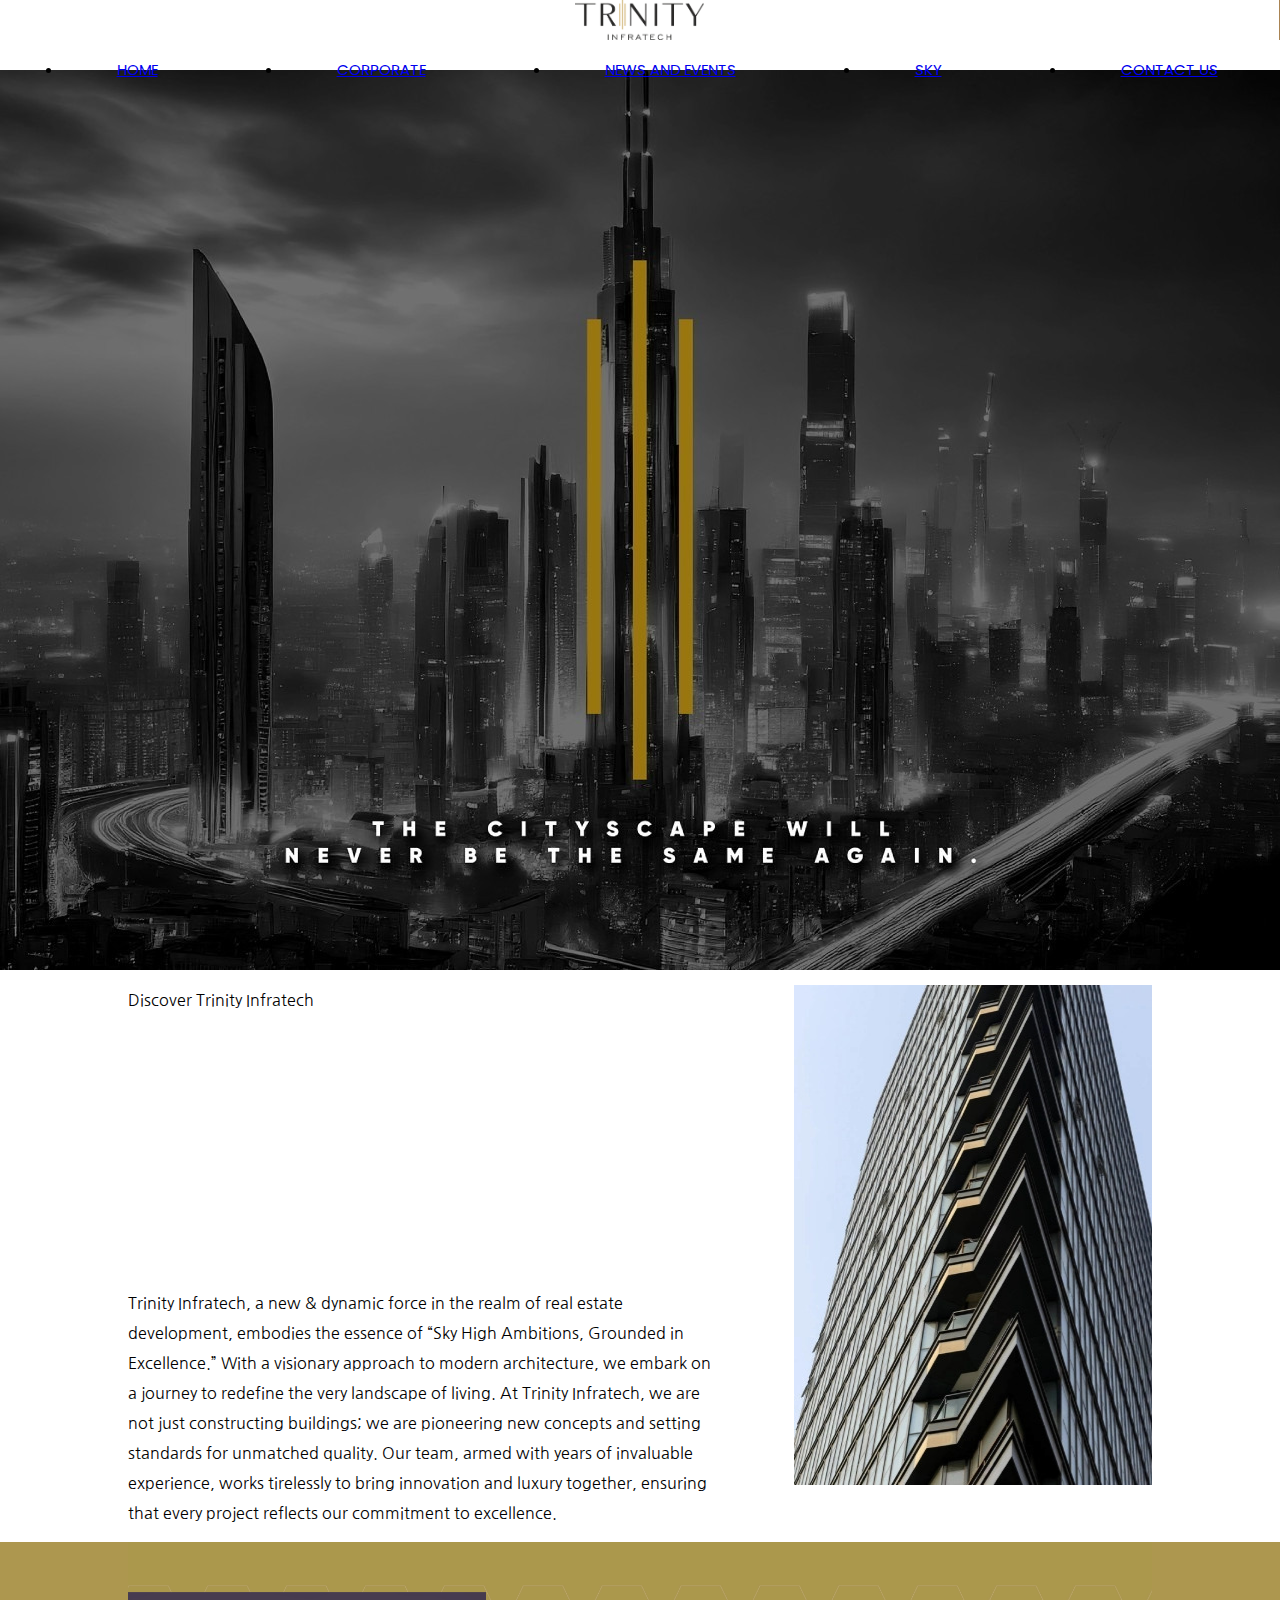
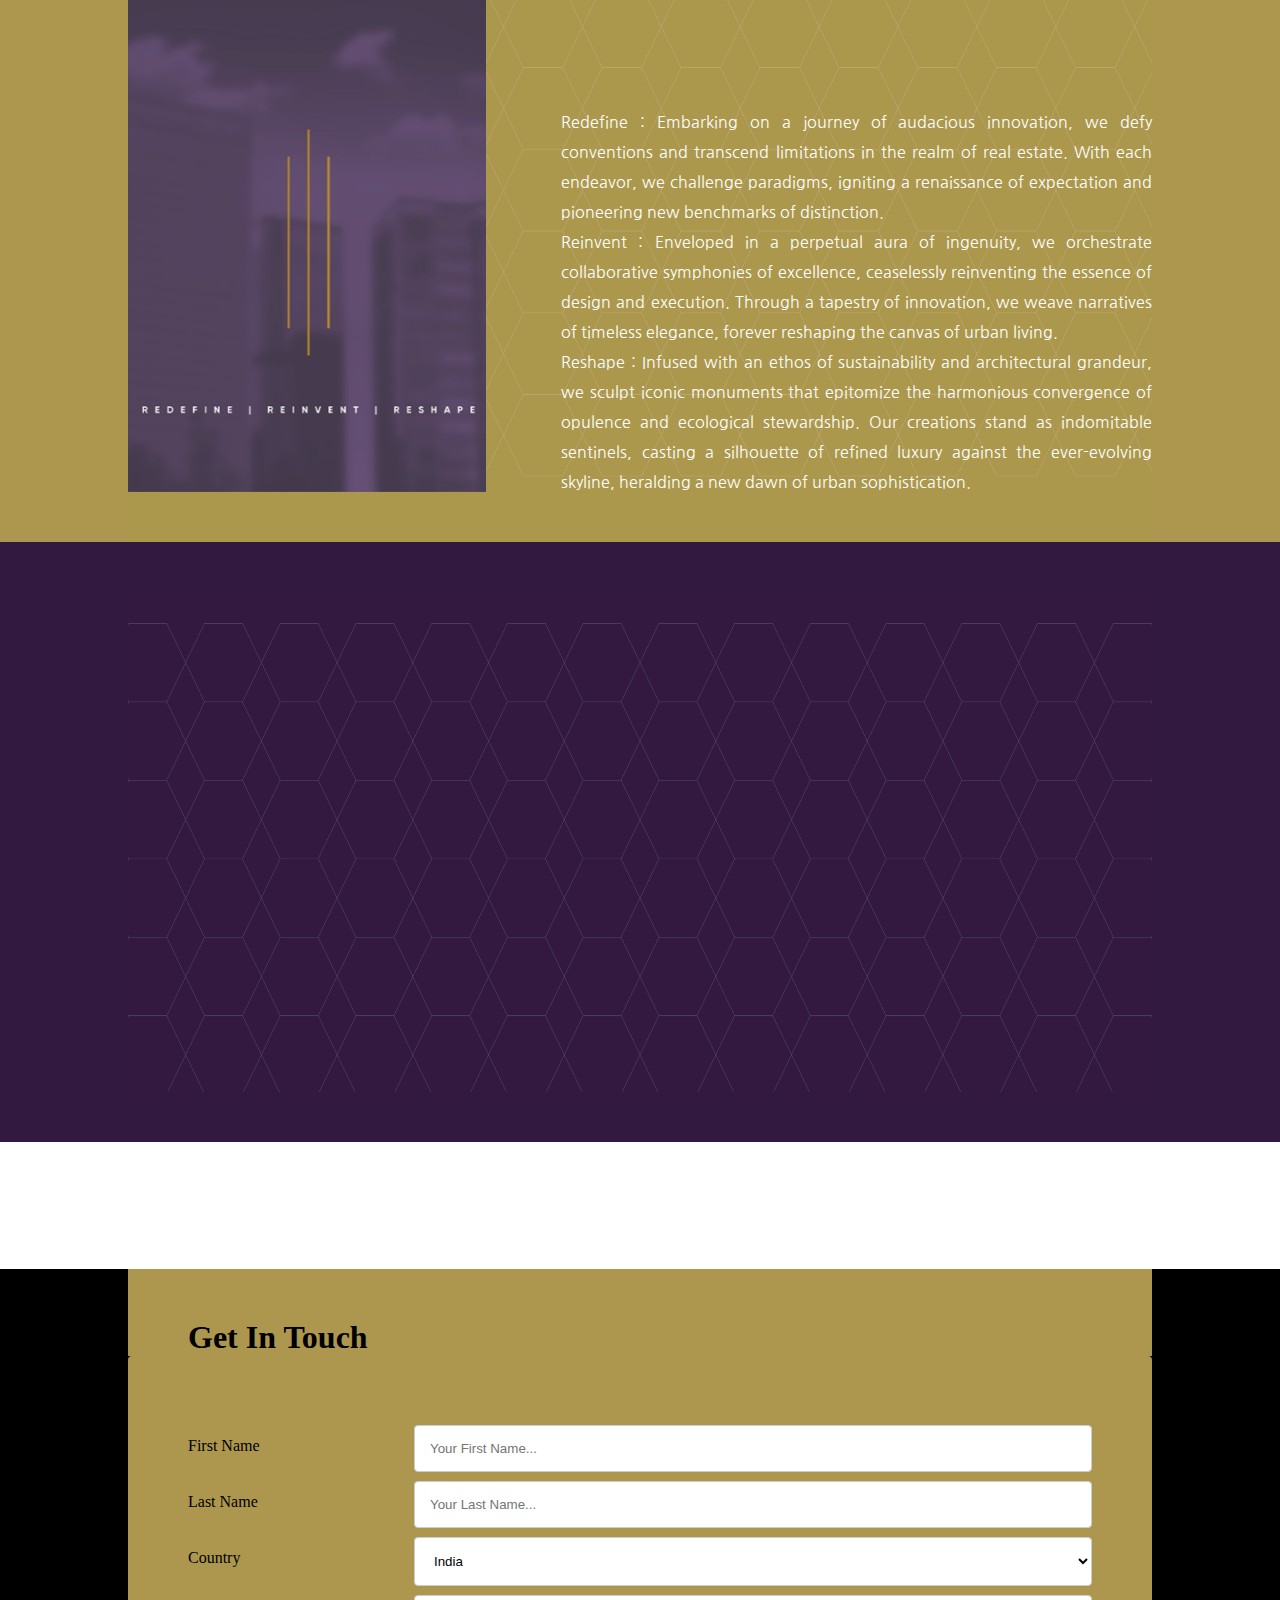
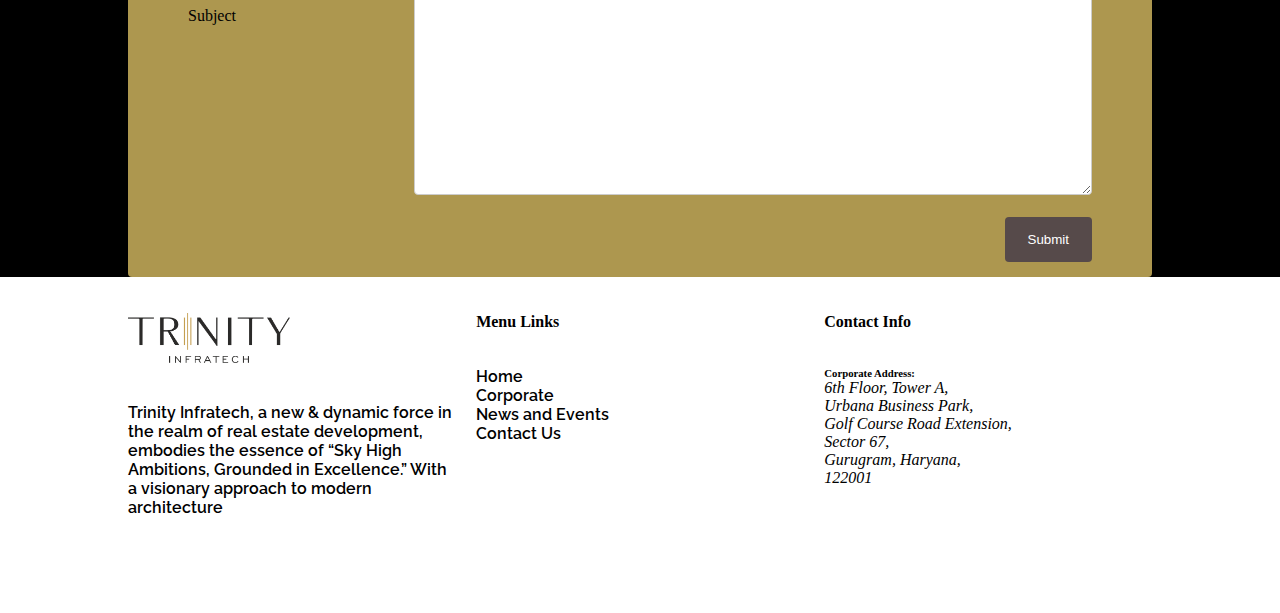
<file: Trinity/index.html>
<!DOCTYPE html>
<html lang="en">
  <head>
    <meta charset="UTF-8" />
    <meta name="viewport" content="width=device-width, initial-scale=1.0" />
    <title>Trinity Infratech</title>
    <link
      href="https://cdn.jsdelivr.net/npm/bootstrap@5.0.2/dist/css/bootstrap.min.css"
      rel="stylesheet"
      integrity="sha384-EVSTQN3/azprG1Anm3QDgpJLIm9Nao0Yz1ztcQTwFspd3yD65VohhpuuCOmLASjC"
      crossorigin="anonymous"
    />
    <link rel="stylesheet" href="style.css" />

    <link rel="preconnect" href="https://fonts.googleapis.com" />
    <link rel="preconnect" href="https://fonts.gstatic.com" crossorigin />
    <link
      href="https://fonts.googleapis.com/css2?family=Poppins:ital,wght@0,100;0,200;0,300;0,400;0,500;0,600;0,700;0,800;0,900;1,100;1,200;1,300;1,400;1,500;1,600;1,700;1,800;1,900&display=swap"
      rel="stylesheet"
    />

    <link rel="preconnect" href="https://fonts.googleapis.com" />
    <link rel="preconnect" href="https://fonts.gstatic.com" crossorigin />
    <link
      href="https://fonts.googleapis.com/css2?family=Marcellus&display=swap"
      rel="stylesheet"
    />

    <link rel="preconnect" href="https://fonts.googleapis.com" />
    <link rel="preconnect" href="https://fonts.gstatic.com" crossorigin />
    <link
      href="https://fonts.googleapis.com/css2?family=Noto+Serif+JP:wght@200..900&display=swap"
      rel="stylesheet"
    />

    <link rel="preconnect" href="https://fonts.googleapis.com" />
    <link rel="preconnect" href="https://fonts.gstatic.com" crossorigin />
    <link
      href="https://fonts.googleapis.com/css2?family=Nanum+Gothic&family=Noto+Serif+JP:wght@200..900&display=swap"
      rel="stylesheet"
    />
    <link
      rel="stylesheet"
      href="https://cdnjs.cloudflare.com/ajax/libs/OwlCarousel2/2.3.4/assets/owl.carousel.min.css"
      integrity="sha512-tS3S5qG0BlhnQROyJXvNjeEM4UpMXHrQfTGmbQ1gKmelCxlSEBUaxhRBj/EFTzpbP4RVSrpEikbmdJobCvhE3g=="
      crossorigin="anonymous"
      referrerpolicy="no-referrer"
    />
    <link
      rel="stylesheet"
      href="https://cdnjs.cloudflare.com/ajax/libs/OwlCarousel2/2.3.4/assets/owl.theme.default.min.css"
      integrity="sha512-sMXtMNL1zRzolHYKEujM2AqCLUR9F2C4/05cdbxjjLSRvMQIciEPCQZo++nk7go3BtSuK9kfa/s+a4f4i5pLkw=="
      crossorigin="anonymous"
      referrerpolicy="no-referrer"
    />

    <link rel="preconnect" href="https://fonts.googleapis.com" />
    <link rel="preconnect" href="https://fonts.gstatic.com" crossorigin />
    <link
      href="https://fonts.googleapis.com/css2?family=Raleway:ital,wght@0,100..900;1,100..900&display=swap"
      rel="stylesheet"
    />
    <!-- AOS -->
    <link href="https://unpkg.com/aos@2.3.1/dist/aos.css" rel="stylesheet" />
    <script src="https://unpkg.com/aos@2.3.1/dist/aos.js"></script>
  </head>
  <body>
    <nav class="navbar navbar-expand-lg navbar-light">
      <div class="container-fluid">
        <div class="logo">
          <img src="images/Trinitry-Logo-PNG-1.png" alt="" />
        </div>
        <button
          class="navbar-toggler"
          type="button"
          data-bs-toggle="collapse"
          data-bs-target="#navbarSupportedContent"
          aria-controls="navbarSupportedContent"
          aria-expanded="false"
          aria-label="Toggle navigation"
        >
          <span class="navbar-toggler-icon"></span>
        </button>
        <div class="collapse navbar-collapse" id="navbarSupportedContent">
          <ul class="navbar-nav me-auto mb-2 mb-lg-0 fs-5">
            <li class="nav-item">
              <a class="nav-link active" aria-current="page" href="#">HOME</a>
            </li>
            <li class="nav-item">
              <a class="nav-link" href="#">CORPORATE</a>
            </li>
            <li class="nav-item">
              <a class="nav-link" href="#">NEWS AND EVENTS</a>
            </li>
            <li class="nav-item">
              <a class="nav-link" href="#">SKY</a>
            </li>
            <li class="nav-item">
              <a class="nav-link" href="Calender.html">CONTACT US</a>
            </li>
          </ul>
        </div>
      </div>
    </nav>
    <div class="bg"></div>
    <br />
    <br />

    <div class="sky_high">
      <div class="sky_80">
        <div class="content">
          <p>Discover Trinity Infratech</p>
          <h1 data-aos="fade-right">
            Sky High Ambitions | Grounded In Excellence
          </h1>
          <br />
          <p>
            Trinity Infratech, a new & dynamic force in the realm of real estate
            development, embodies the essence of “Sky High Ambitions, Grounded
            in Excellence.” With a visionary approach to modern architecture, we
            embark on a journey to redefine the very landscape of living. At
            Trinity Infratech, we are not just constructing buildings; we are
            pioneering new concepts and setting standards for unmatched quality.
            Our team, armed with years of invaluable experience, works
            tirelessly to bring innovation and luxury together, ensuring that
            every project reflects our commitment to excellence.
          </p>
        </div>
        <br />
        <br />
        <br />
        <div class="image"></div>
      </div>
    </div>
    <br />
    <br />

    <div class="threePillars">
      <div class="Pillars80">
        <div class="pillarImg"></div>
        <br />
        <div class="pillarContent">
          <p data-aos="fade-left">The Trinity Of Transformation</p>
          <h1 data-aos="fade-left">Our Three Pillars</h1>

          <p>
            Redefine : Embarking on a journey of audacious innovation, we defy
            conventions and transcend limitations in the realm of real estate.
            With each endeavor, we challenge paradigms, igniting a renaissance
            of expectation and pioneering new benchmarks of distinction.
          </p>

          <p>
            Reinvent : Enveloped in a perpetual aura of ingenuity, we
            orchestrate collaborative symphonies of excellence, ceaselessly
            reinventing the essence of design and execution. Through a tapestry
            of innovation, we weave narratives of timeless elegance, forever
            reshaping the canvas of urban living.
          </p>

          <p>
            Reshape : Infused with an ethos of sustainability and architectural
            grandeur, we sculpt iconic monuments that epitomize the harmonious
            convergence of opulence and ecological stewardship. Our creations
            stand as indomitable sentinels, casting a silhouette of refined
            luxury against the ever-evolving skyline, heralding a new dawn of
            urban sophistication.
          </p>
          <br />
        </div>
      </div>
    </div>

    <div class="FAQs">
      <div class="FAQs80">
        <div class="contentA" data-aos="fade-right">
          <br />
          <br />
          <br />

          <h1>FAQs</h1>
          <br />
          <p>Got Any Questions For Us?</p>
          <br />
          <p>
            Explore Deals with Trinity Infratech: Discover why Trinity Infratech
            should be your top choice when it comes to exploring deals in both
            residential and commercial properties in Gurugram.
          </p>
        </div>
        <div class="contentB" data-aos="fade-left">
          <br />
          <br />
          <br />

          <h5>What Are Trinity Infratech’s Core Values ?</h5>
          <hr />
          <br />
          <h5>
            What Type Of Projects Is Trinity Infratech Currently Executing ?
          </h5>
          <hr />
          <br />

          <h5>
            What Sets Trinity Infratech Apart From Other Real Estate Companies
            In Gurugram?
          </h5>
          <hr />
          <br />

          <h5>
            Does The Company Rely On Self-Funding For Its Projects, Or Does It
            Seek External Debt Financing?
          </h5>
          <hr />
        </div>
      </div>
    </div>
    <section class="partner-logo" id="partner">
      <div class="container">
        <div class="row">
          <div class="col-12">
            <div class="part_title text-center">
              <br /><br />
              <span class="Associated" data-aos="fade-left"
                >Associated Partners</span
              >
            </div>
            <br /><br />
            <div class="partner owl-carousel">
              <a href="#"><img src="images/slider1.jpg" alt="image" /></a>
              <a href="#"><img src="images/slider2.jpg" alt="image" /></a>
              <a href="#"><img src="images/slider4.jpg" alt="image" /></a>
              <a href="#"><img src="images/slider5.jpg" alt="image" /></a>
              <a href="#"><img src="images/slider3.jpg" alt="image" /></a>
              <a href="#"><img src="images/slider6.jpg" alt="image" /></a>
              <a href="#"><img src="images/slider7.jpg" alt="image" /></a>
            </div>
          </div>
        </div>
      </div>
    </section>

    <div class="form_100">
      <h1 class="form_heading">Get In Touch</h1>
      <div class="form_container">
        <form action="https//www.google.com" method="post" target="_blank">
          <div class="row">
            <div class="col25">
              <label for="fname"> First Name </label>
            </div>

            <div class="col75">
              <input
                class="textarea"
                type="text"
                id="fname"
                placeholder="Your First Name..."
              />
            </div>
          </div>

          <div class="row">
            <div class="col25">
              <label for="lname"> Last Name </label>
            </div>

            <div class="col75">
              <input
                class="textarea"
                type="text"
                id="lname"
                placeholder="Your Last Name..."
              />
            </div>
          </div>

          <div class="row">
            <div class="col25">
              <label for="Country"> Country </label>
            </div>

            <div class="col75">
              <select class="textarea" id="Country">
                <option>India</option>
                <option>Australia</option>
                <option>London</option>
              </select>
            </div>
          </div>

          <div class="row">
            <div class="col25">
              <label for="textarea"> Subject </label>
            </div>

            <div class="col75">
              <textarea
                class="textarea"
                id="textarea"
                placeholder="Write Something..."
                style="height: 200px"
              >
              </textarea>
            </div>
          </div>
          <br />

          <div>
            <input id="submit" type="submit" />
          </div>
        </form>
      </div>
    </div>

    <footer>
      <div class="footer80">
        <div class="logo_footer">
          <br /><br />
          <div class="divlogo footerR">
            <img src="images/Trinitry-Logo-PNG-1.png" alt="" />
            <br />
            <br /><br />
            <p>
              Trinity Infratech, a new & dynamic force in the realm of real
              estate development, embodies the essence of “Sky High Ambitions,
              Grounded in Excellence.” With a visionary approach to modern
              architecture
            </p>
          </div>
        </div>
        <div class="menu footerR">
          <br /><br />
          <h4>Menu Links</h4>
          <br /><br />
          <p>
            Home <br />Corporate<br />
            News and Events <br />Contact Us
          </p>
        </div>
        <div class="contact footerR">
          <br /><br />
          <h4>Contact Info</h4>
          <br /><br />
          <h6>Corporate Address:</h6>
          <address>
            6th Floor, Tower A,
            <br />Urbana Business Park, <br />Golf Course Road Extension,
            <br />Sector 67, <br />Gurugram, Haryana,<br />
            122001
          </address>
        </div>
      </div>
    </footer>
    <br /><br />

    <script
      src="https://cdnjs.cloudflare.com/ajax/libs/jquery/3.7.1/jquery.min.js"
      integrity="sha512-v2CJ7UaYy4JwqLDIrZUI/4hqeoQieOmAZNXBeQyjo21dadnwR+8ZaIJVT8EE2iyI61OV8e6M8PP2/4hpQINQ/g=="
      crossorigin="anonymous"
      referrerpolicy="no-referrer"
    ></script>
    <script
      src="https://cdnjs.cloudflare.com/ajax/libs/OwlCarousel2/2.3.4/owl.carousel.min.js"
      integrity="sha512-bPs7Ae6pVvhOSiIcyUClR7/q2OAsRiovw4vAkX+zJbw3ShAeeqezq50RIIcIURq7Oa20rW2n2q+fyXBNcU9lrw=="
      crossorigin="anonymous"
      referrerpolicy="no-referrer"
    ></script>

    <script
      src="https://cdn.jsdelivr.net/npm/@popperjs/core@2.9.2/dist/umd/popper.min.js"
      integrity="sha384-IQsoLXl5PILFhosVNubq5LC7Qb9DXgDA9i+tQ8Zj3iwWAwPtgFTxbJ8NT4GN1R8p"
      crossorigin="anonymous"
    ></script>
    <script
      src="https://cdn.jsdelivr.net/npm/bootstrap@5.0.2/dist/js/bootstrap.min.js"
      integrity="sha384-cVKIPhGWiC2Al4u+LWgxfKTRIcfu0JTxR+EQDz/bgldoEyl4H0zUF0QKbrJ0EcQF"
      crossorigin="anonymous"
    ></script>
    <script>
      $(" #partner .owl-carousel").owlCarousel({
        loop: true,
        margin: 100,
        responsiveClass: true,
        responsive: {
          0: {
            items: 1,
            nav: false,
            navText: [
              "<i class='fa-solid fa-arrow-left-long'></i>",
              "<i class='fa-solid fa-arrow-right-long'></i>",
            ],
            autoplay: true,
            autoplayTimeout: 2000,
          },
          600: {
            items: 2,
            nav: false,
            navText: [
              "<i class='fa-solid fa-arrow-left-long'></i>",
              "<i class='fa-solid fa-arrow-right-long'></i>",
            ],
            autoplay: true,
            autoplayTimeout: 2000,
          },

          1000: {
            items: 5,
            nav: false,
            loop: true,
            navText: [
              "<i class='fa-solid fa-arrow-left-long'></i>",
              "<i class='fa-solid fa-arrow-right-long'></i>",
            ],
            autoplay: true,
            autoplayTimeout: 2000,
          },
        },
      });
    </script>
    <script>
      AOS.init();
    </script>
  </body>
</html>
</file>
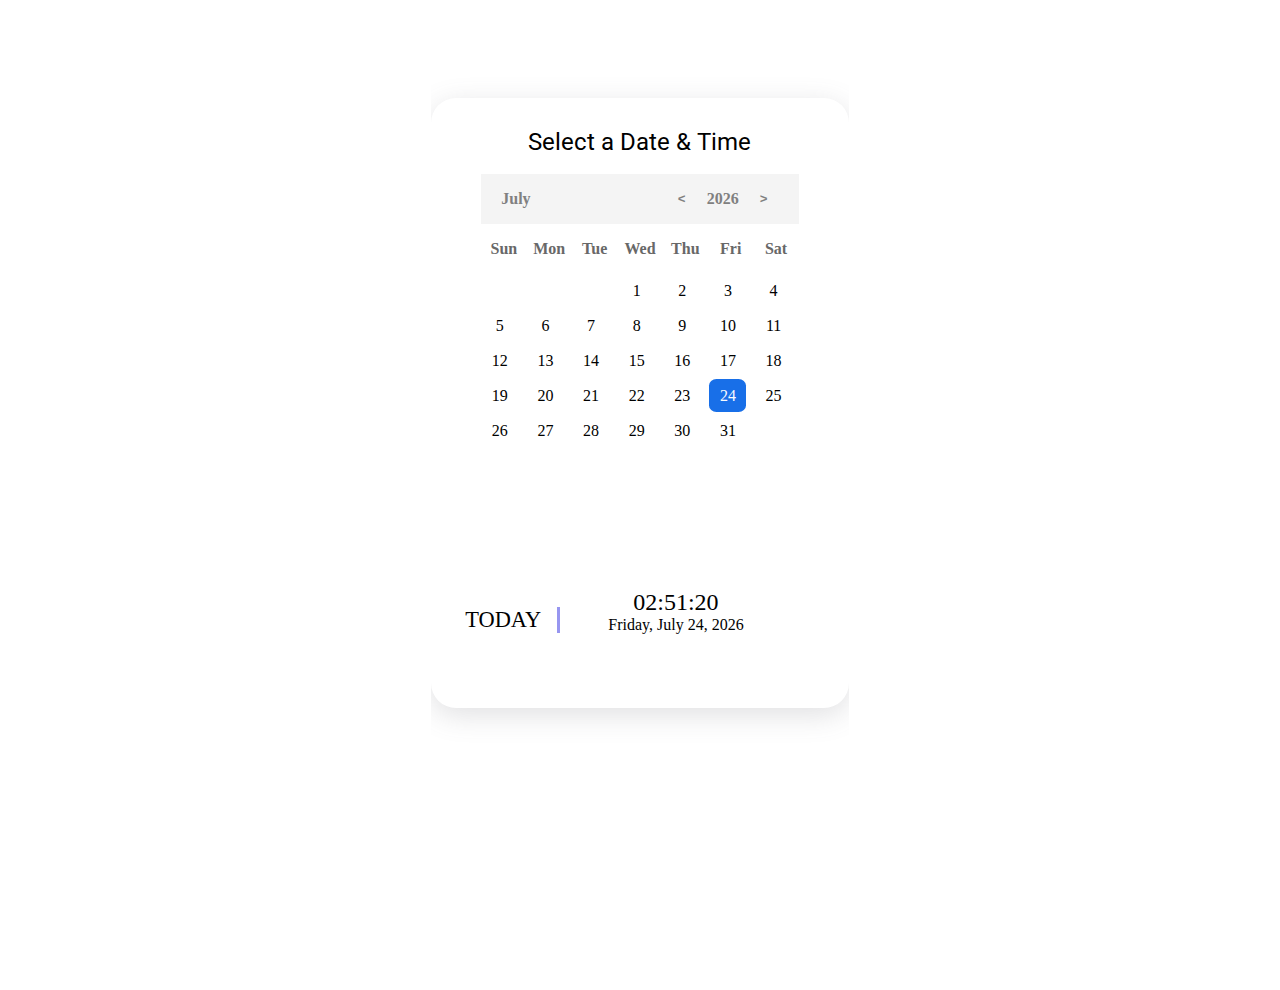
<file: Trinity/Calender.html>
<html lang="en">
  <head>
    <meta charset="UTF-8" />
    <meta http-equiv="X-UA-Compatible" content="IE=edge" />
    <meta name="viewport" content="width=device-width, initial-scale=1.0" />
    <title>CALENDAR</title>
    <link rel="preconnect" href="https://fonts.googleapis.com" />
    <link rel="preconnect" href="https://fonts.gstatic.com" crossorigin />
    <link
      href="https://fonts.googleapis.com/css2?family=Roboto:ital,wght@0,100;0,300;0,400;0,500;0,700;0,900;1,100;1,300;1,400;1,500;1,700;1,900&display=swap"
      rel="stylesheet"
    />
    <link rel="stylesheet" href="Calender.css" />
    <script src="Calender.js" defer></script>
  </head>
  <body>
    <div class="contianer">
      <div class="calendar">
        <h2>Select a Date & Time</h2>
        <br />
        <div class="calendar-header">
          <span class="month-picker" id="month-picker"> june </span>
          <div class="year-picker" id="year-picker">
            <span class="year-change" id="pre-year">
              <pre><</pre>
            </span>
            <span id="year">2024 </span>
            <span class="year-change" id="next-year">
              <pre>></pre>
            </span>
          </div>
        </div>

        <div class="calendar-body">
          <div class="calendar-week-days">
            <div>Sun</div>
            <div>Mon</div>
            <div>Tue</div>
            <div>Wed</div>
            <div>Thu</div>
            <div>Fri</div>
            <div>Sat</div>
          </div>
          <div class="calendar-days"></div>
        </div>
        <div class="calendar-footer"></div>
        <div class="date-time-formate">
          <div class="day-text-formate">TODAY</div>
          <div class="date-time-value">
            <div class="time-formate">02:51:20</div>
            <div class="date-formate">25 - june - 2024</div>
          </div>
        </div>
        <div class="month-list"></div>
      </div>
    </div>
  </body>
</html>
</file>
<file: Trinity/style.css>
* {
  margin: 0px;
  padding: 0px;
  box-sizing: border-box;
}
.navbar {
  background-color: #fff;
  height: 70px;
}
.navbar-nav {
  display: flex;
  width: 100%;
  justify-content: space-around;
}
li {
  font-size: 15px;
  font-family: "Poppins", sans-serif;
  font-style: normal;
  font-weight: normal;
  color: black;
}
.logo img {
  height: 40px;
  padding: 0px 50px;
}
.logo {
  border-right: 1px solid #aa8453;
  height: 100%;
  display: flex;
  justify-content: center;
  align-items: center;
}

.navbar-light .navbar-toggler {
  border: none;
  color: white;
}
.container-fluid {
  background-color: #fff;
  width: 100%;
}
.navbar-nav .nav-link {
  padding-left: 54px;
}
.bg {
  background-image: url("images/image1.jpg");
  height: 100vh;
  background-size: cover;
  background-position: center;
}
.sky_high {
  width: 100%;
  height: 500px;
  display: flex;
  align-items: center;
  justify-content: center;
  background-color: rgb(255, 255, 255);
}
.sky_80 {
  width: 80%;
  display: flex;
}
.content {
  width: 65%;
  padding-right: 75px;
  background-color: rgb(255, 255, 255);
}
.content p {
  font-family: "Nanum Gothic", sans-serif;
  font-weight: 400;
  font-style: normal;
  line-height: 30px;
}
.content h1 {
  font-size: 58.8px;
  font-family: "Noto Serif JP", serif;
  font-weight: 400;
  font-style: normal;
}
.image {
  background-image: url("images/Philosophy.jpg");
  background-size: cover;
  background-repeat: no-repeat;
  width: 35%;
  height: 500px;
  background-color: #a4ca53;
}
@media (max-width: 1200px) {
  .content h1 {
    font-size: 50px;
  }
}
@media (max-width: 1000px) {
  .sky_80 {
    flex-direction: column;
    height: auto;
  }
  .sky_high {
    height: auto;
    width: 100%;
  }
  .image {
    width: 100%;
  }
  .content {
    width: 100%;
  }
}
.threePillars {
  width: 100%;
  height: 600px;
  display: flex;
  align-items: center;
  justify-content: center;
  background-color: #ad974f;
}
.Pillars80 {
  background-image: url("images/Pattern.jpg");
  background-size: cover;
  width: 80%;
  height: 600px;
  display: flex;
  align-items: center;
}
.pillarImg {
  background-image: url("images/Untitled-1.png");
  background-size: cover;
  background-position: center;
  width: 35%;
  height: 500px;
}
.pillarContent {
  padding-left: 75px;
  width: 65%;
  height: 500px;
  color: white;
}
.pillarContent p {
  text-align: justify;
  font-family: "Nanum Gothic", sans-serif;
  font-weight: 400;
  font-style: normal;
  line-height: 30px;
}
.pillarContent h1 {
  font-size: 58.8px;
  font-family: "Noto Serif JP", serif;
  font-weight: 400;
  font-style: normal;
}
@media (max-width: 1200px) {
  .pillarContent h1 {
    font-size: 50px;
  }
}
@media (max-width: 1000px) {
  .Pillars80 {
    flex-direction: column;
    height: auto;
  }
  .threePillars {
    height: auto;
    width: 100%;
  }
  .pillarImg {
    width: 100%;
    height: 800px;
  }
  .pillarContent {
    width: 100%;
    padding-left: 0px;
  }
}
@media (max-width: 800px) {
  .threePillars {
    height: 1500px;
  }
}
@media (max-width: 890px) {
  .Pillars80 {
    height: 1400px;
  }
}
@media (max-width: 650px) {
  .threePillars {
    height: auto;
  }
  .Pillars80 {
    height: 1600px;
  }
}
.FAQs {
  width: 100%;
  height: 600px;
  background-color: #321940;
  display: flex;
  align-items: center;
  justify-content: center;
}
.FAQs80 {
  background-image: url("images/pattern2.jpg");
  background-size: cover;
  width: 80%;
  height: 500px;
  display: flex;
  align-items: center;
  justify-content: center;
  color: white;
}
.contentA {
  width: 50%;
  height: 500px;
  padding-right: 50px;
}
.contentA p {
  font-family: "Nanum Gothic", sans-serif;
  font-weight: 400;
  font-style: normal;
  line-height: 30px;
  font-size: 18px;
}
.contentA h1 {
  font-size: 44px;
  font-family: "Noto Serif JP", serif;
  font-weight: 400;
  font-style: normal;
}
.contentB {
  width: 50%;
  height: 500px;
  padding-left: 50px;
}
hr {
  z-index: 100;
  border: 2px solid white;
  margin-bottom: 25px;
}
@media (max-width: 1000px) {
  .FAQs80 {
    flex-direction: column;
  }
  .contentA {
    width: 100%;
  }
  .contentA h1 {
    padding-top: 50px;
  }
  .contentB {
    width: 100%;
    margin-top: -50px;
    padding-left: 0px;
  }
  .FAQs {
    height: 800px;
  }
}
@media (max-width: 750px) {
  .FAQs {
    height: 950px;
  }
  .contentA {
    margin-top: -200px;
  }
}
span {
  font-size: 44px;
  font-family: "Marcellus";
}
.form_heading {
  font-family: poppins semibold;
  text-align: left;
  padding-left: 60px;
  padding-top: 50px;
  background-color: #ad974f;
  width: 80%;
  margin: auto;
}
.form_100 {
  width: 100%;
  background-color: black;
}
.form_container {
  width: 80%;
  margin: auto;
  background-color: #ad974f;
  border-radius: 4px;
  padding: 60px;
}
.textarea {
  width: 100%;
  padding: 15px;
  background-color: white;
  border: 1px solid #ccc;
  border-radius: 4px;
  resize: vertical;
}
label {
  padding: 12px 12px 12px 0;
  display: inline-block;
  font-family: poppins semibold;
  cursor: pointer;
}
.col25 {
  width: 25%;
  margin-top: 9px;
  float: left;
}
.col75 {
  width: 75%;
  margin-top: 9px;
  float: left;
}
.row::after {
  content: "";
  display: table;
  clear: both;
}
#submit {
  padding: 15px 23px;
  background-color: #564a4a;
  float: right;
  border: none;
  border-radius: 4px;
  color: white;
  cursor: pointer;
}
#submit:hover {
  background-color: #372e2e;
}
footer {
  width: 100%;
  height: auto;
  display: flex;
  justify-content: center;
  background-color: #ffffff;
}
.footer80 {
  width: 80%;
  height: 300px;
  display: flex;
  justify-content: space-between;
}
.logo_footer {
  width: 32%;
  text-align: left;
}
.logo_footer img {
  height: 50px;
}
.menu {
  width: 32%;
  height: 300px;
}
.contact {
  width: 32%;
  height: 300px;
}
.footerR {
  text-align: left;
}
.footerR p {
  font-family: "Raleway", sans-serif;
  font-optical-sizing: auto;
  font-weight: 600;
  font-style: normal;
}
@media (max-width: 1000px) {
  .footer80 {
    flex-direction: column;
    height: 100px;
  }
  .footerR p {
    width: auto;
    margin-top: -25px;
  }
  .footerR address {
    width: auto;
    margin-top: -3px;
  }
  .footerR h6 {
    width: auto;
    margin-top: -35px;
  }
}
@media (max-width: 700px) {
  .divlogo p {
    width: 500px;
  }
  .menu {
    width: auto;
    margin: 0px;
  }
  .contact {
    width: auto;
  }
}
@media (max-width: 700px) {
  .divlogo p {
    width: 400px;
  }
}

.part_title {
  width: 100%;
}
</file>
<file: Trinity/Calender.css>
:root {
  --dark-text: #f8fbff;
  --light-body: #f3f8fe;
  --light-main: #fdfdfd;
  --light-second: #c3c2c8;
  --light-hover: #f0f0f0;
  --light-text: #151426;
  --light-btn: #9796f0;
  --blue: #0000ff;
  --white: #fff;
  --shadow: rgba(100, 100, 111, 0.2) 0px 7px 29px 0px;
  --font-family: consolas;
}
* {
  padding: 0;
  margin: 0;
  box-sizing: border-box;
}
html,
body {
  place-items: center;
  font-family: var(--font-family);
  background-color: white;
  overflow: hidden;
}
.contianer {
  width: max-content;
  height: max-content;
  position: relative;
  display: flex;
  padding: 2% 0px 0px 0px;
  justify-content: center;
  top: 10%;
  right: 0%;
  width: 100%;
  height: 100%;
}
.calendar h2 {
  text-align: center;
  font-family: "Roboto", sans-serif;
  font-weight: 400;
  font-style: normal;
}
.calendar {
  height: 610px;
  width: max-content;
  background-color: white;
  border-radius: 25px;
  overflow: hidden;
  padding: 30px 50px 0px 50px;
}
.calendar {
  box-shadow: var(--shadow);
}
.calendar-header {
  background: #e3e3e362;
  display: flex;
  justify-content: space-between;
  align-items: center;
  font-weight: 700;
  color: gray;
  padding: 10px;
}
.calendar-body {
  pad: 10px;
}
.calendar-week-days {
  display: grid;
  grid-template-columns: repeat(7, 1fr);
  font-weight: 600;
  cursor: pointer;
  color: rgb(104, 104, 104);
}
.calendar-week-days div:hover {
  color: black;
  transform: scale(1.2);
  transition: all 0.2s ease-in-out;
}
.calendar-week-days div {
  display: grid;
  place-items: center;
  color: var(--bg-second);
  height: 50px;
}
.calendar-days {
  display: grid;
  grid-template-columns: repeat(7, 1fr);
  gap: 2px;
  color: var(--color-txt);
}
.calendar-days div {
  width: 37px;
  height: 33px;
  display: flex;
  align-items: center;
  justify-content: center;
  padding: 5px;
  position: relative;
  cursor: pointer;
  animation: to-top 1s forwards;
}
.month-picker {
  padding: 5px 10px;
  border-radius: 10px;
  cursor: pointer;
}
.month-picker:hover {
  background-color: var(--color-hover);
}
.month-picker:hover {
  color: var(--color-txt);
}
.year-picker {
  display: flex;
  align-items: center;
}
.year-change {
  height: 30px;
  width: 30px;
  border-radius: 50%;
  display: grid;
  place-items: center;
  margin: 0px 10px;
  cursor: pointer;
}
.year-change:hover {
  background-color: var(--light-btn);
  transition: all 0.2s ease-in-out;
  transform: scale(1.12);
}
.year-change:hover pre {
  color: var(--bg-body);
}
.calendar-footer {
  padding: 10px;
  display: flex;
  justify-content: flex-end;
  align-items: center;
}
#year:hover {
  cursor: pointer;
  transform: scale(1.2);
  transition: all 0.2 ease-in-out;
}
.calendar-days div span {
  position: absolute;
}
.calendar-days div:hover {
  transition: width 0.2s ease-in-out, height 0.2s ease-in-out;
  background-color: #fbc7d4;
  border-radius: 20%;
  color: var(--dark-text);
}
.calendar-days div.current-date {
  color: var(--dark-text);
  background-color: #0060e6e7;
  border-radius: 20%;
}
.month-list {
  position: relative;
  left: 0;
  top: -50px;
  background-color: #ebebeb;
  color: var(--light-text);
  display: grid;
  grid-template-columns: repeat(3, auto);
  gap: 5px;
  border-radius: 20px;
}
.month-list > div {
  display: grid;
  place-content: center;
  margin: 5px 10px;
  transition: all 0.2s ease-in-out;
}
.month-list > div > div {
  border-radius: 15px;
  padding: 10px;
  cursor: pointer;
}
.month-list > div > div:hover {
  background-color: var(--light-btn);
  color: var(--dark-text);
  transform: scale(0.9);
  transition: all 0.2s ease-in-out;
}
.month-list.show {
  visibility: visible;
  pointer-events: visible;
  transition: 0.6s ease-in-out;
  animation: to-left 0.71s forwards;
}
.month-list.hideonce {
  visibility: hidden;
}
.month-list.hide {
  animation: to-right 1s forwards;
  visibility: none;
  pointer-events: none;
}
.date-time-formate {
  width: max-content;
  height: max-content;
  font-family: Dubai Light, Century Gothic;
  position: relative;
  display: inline;
  top: 140px;
  justify-content: center;
}
.day-text-formate {
  font-family: Microsoft JhengHei UI;
  font-size: 1.4rem;
  padding-right: 5%;
  border-right: 3px solid #9796f0;
  position: absolute;
  left: -1rem;
}
.date-time-value {
  display: block;
  height: max-content;
  width: max-content;
  position: relative;
  left: 40%;
  top: -18px;
  text-align: center;
}
.time-formate {
  font-size: 1.5rem;
}
.time-formate.hideTime {
  animation: hidetime 1.5s forwards;
}
.day-text-formate.hidetime {
  animation: hidetime 1.5s forwards;
}
.date-formate.hideTime {
  animation: hidetime 1.5s forwards;
}
.day-text-formate.showtime {
  animation: showtime 1s forwards;
}
.time-formate.showtime {
  animation: showtime 1s forwards;
}
.date-formate.showtime {
  animation: showtime 1s forwards;
}
@keyframes to-top {
  0% {
    transform: translateY(0);
    opacity: 0;
  }
  100% {
    transform: translateY(100%);
    opacity: 1;
  }
}
@keyframes to-left {
  0% {
    transform: translatex(230%);
    opacity: 1;
  }
  100% {
    transform: translatex(0);
    opacity: 1;
  }
}
@keyframes to-right {
  10% {
    transform: translatex(0);
    opacity: 1;
  }
  100% {
    transform: translatex(-150%);
    opacity: 1;
  }
}
@keyframes showtime {
  0% {
    transform: translatex(250%);
    opacity: 1;
  }
  100% {
    transform: translatex(0%);
    opacity: 1;
  }
}
@keyframes hidetime {
  0% {
    transform: translatex(0%);
    opacity: 1;
  }
  100% {
    transform: translatex(-370%);
    opacity: 1;
  }
}
@media (max-width: 375px) {
  .month-list > div {
    margin: 5px 0px;
  }
}
</file>
